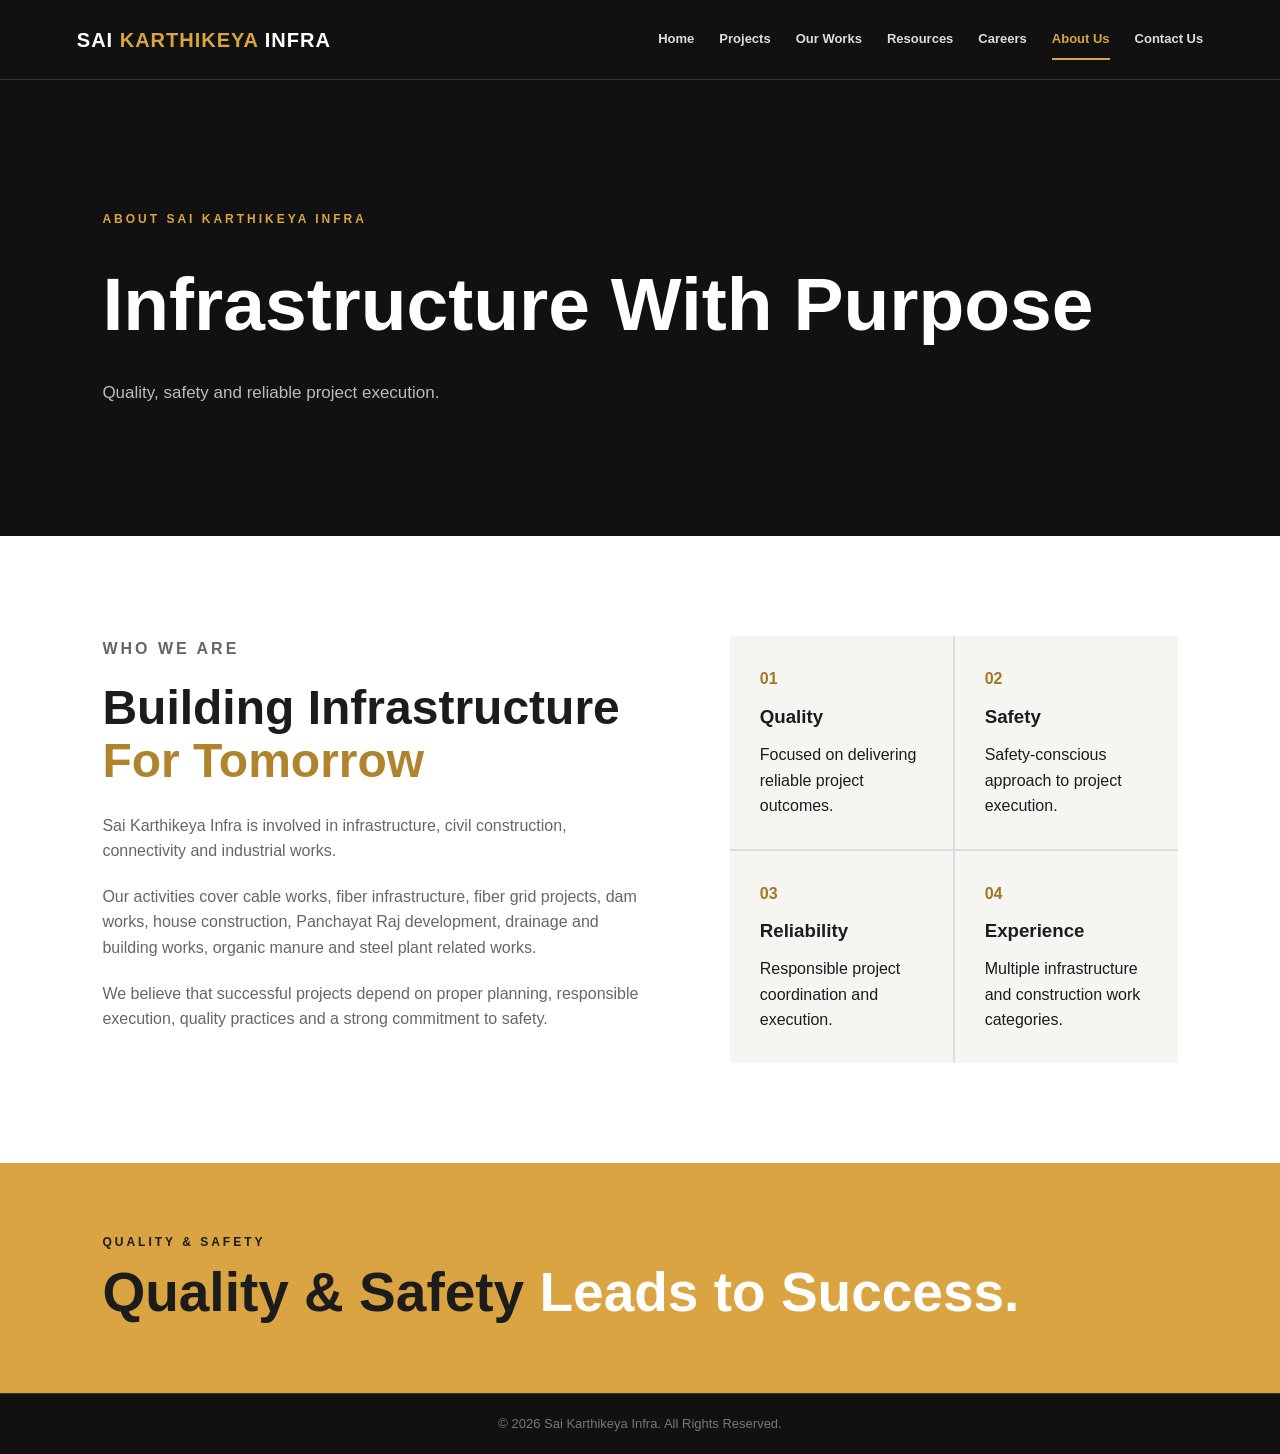
<file: about.html>
<!DOCTYPE html>
<html lang="en">

<head>

    <meta charset="UTF-8">

    <meta name="viewport"
          content="width=device-width, initial-scale=1.0">

    <title>About Us | Sai Karthikeya Infra</title>

    <link rel="stylesheet" href="style.css">

</head>

<body>


<header class="navbar">

    <div class="logo">
        SAI <span>KARTHIKEYA</span> INFRA
    </div>

    <nav>

        <a href="index.html">Home</a>
        <a href="projects.html">Projects</a>
        <a href="works.html">Our Works</a>
        <a href="resources.html">Resources</a>
        <a href="careers.html">Careers</a>

        <a href="about.html" class="active">
            About Us
        </a>

        <a href="contact.html">Contact Us</a>

    </nav>

</header>


<section class="page-hero">

    <p>ABOUT SAI KARTHIKEYA INFRA</p>

    <h1>
        Infrastructure With Purpose
    </h1>

    <p>
        Quality, safety and reliable project execution.
    </p>

</section>


<section class="section about-section">


    <div class="about-content">

        <p class="small-title">
            WHO WE ARE
        </p>

        <h2>
            Building Infrastructure
            <span>For Tomorrow</span>
        </h2>

        <p>
            Sai Karthikeya Infra is involved in
            infrastructure, civil construction,
            connectivity and industrial works.
        </p>

        <p>
            Our activities cover cable works,
            fiber infrastructure, fiber grid projects,
            dam works, house construction, Panchayat
            Raj development, drainage and building
            works, organic manure and steel plant
            related works.
        </p>

        <p>
            We believe that successful projects depend
            on proper planning, responsible execution,
            quality practices and a strong commitment
            to safety.
        </p>

    </div>


    <div class="values">

        <div>

            <span>01</span>

            <h3>Quality</h3>

            <p>
                Focused on delivering reliable
                project outcomes.
            </p>

        </div>


        <div>

            <span>02</span>

            <h3>Safety</h3>

            <p>
                Safety-conscious approach
                to project execution.
            </p>

        </div>


        <div>

            <span>03</span>

            <h3>Reliability</h3>

            <p>
                Responsible project coordination
                and execution.
            </p>

        </div>


        <div>

            <span>04</span>

            <h3>Experience</h3>

            <p>
                Multiple infrastructure
                and construction work categories.
            </p>

        </div>

    </div>

</section>


<section class="cta">

    <div>

        <p>QUALITY & SAFETY</p>

        <h2>
            Quality & Safety
            <span>Leads to Success.</span>
        </h2>

    </div>

</section>


<footer>

    <div class="copyright">

        © 2026 Sai Karthikeya Infra. All Rights Reserved.

    </div>

</footer>


<script src="script.js"></script>

</body>

</html>
</file>
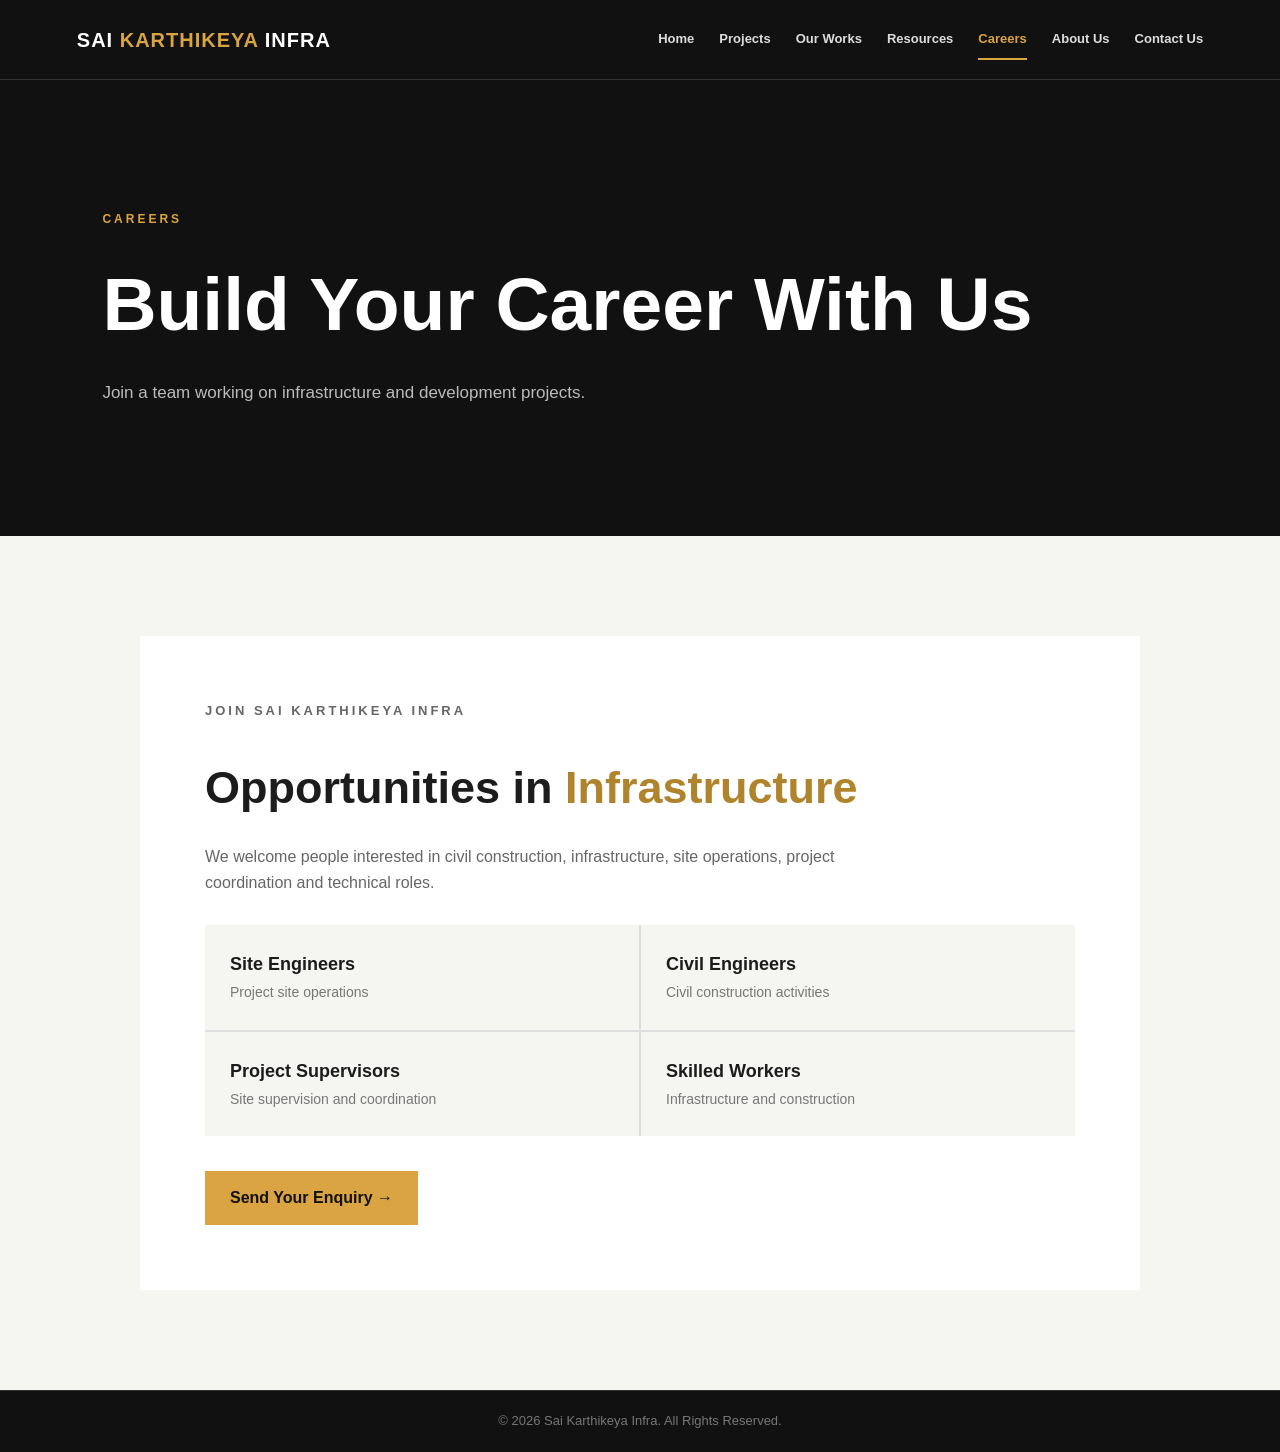
<file: careers.html>
<!DOCTYPE html>
<html lang="en">

<head>

    <meta charset="UTF-8">

    <meta name="viewport"
          content="width=device-width, initial-scale=1.0">

    <title>Careers | Sai Karthikeya Infra</title>

    <link rel="stylesheet" href="style.css">

</head>

<body>


<header class="navbar">

    <div class="logo">
        SAI <span>KARTHIKEYA</span> INFRA
    </div>

    <nav>

        <a href="index.html">Home</a>
        <a href="projects.html">Projects</a>
        <a href="works.html">Our Works</a>
        <a href="resources.html">Resources</a>
        <a href="careers.html" class="active">
            Careers
        </a>
        <a href="about.html">About Us</a>
        <a href="contact.html">Contact Us</a>

    </nav>

</header>


<section class="page-hero">

    <p>CAREERS</p>

    <h1>
        Build Your Career With Us
    </h1>

    <p>
        Join a team working on infrastructure
        and development projects.
    </p>

</section>


<section class="section">

    <div class="career-box">

        <p class="small-title">
            JOIN SAI KARTHIKEYA INFRA
        </p>

        <h2>
            Opportunities in
            <span>Infrastructure</span>
        </h2>

        <p>
            We welcome people interested in civil
            construction, infrastructure, site
            operations, project coordination and
            technical roles.
        </p>


        <div class="career-list">

            <div>
                <strong>Site Engineers</strong>
                <span>Project site operations</span>
            </div>

            <div>
                <strong>Civil Engineers</strong>
                <span>Civil construction activities</span>
            </div>

            <div>
                <strong>Project Supervisors</strong>
                <span>Site supervision and coordination</span>
            </div>

            <div>
                <strong>Skilled Workers</strong>
                <span>Infrastructure and construction</span>
            </div>

        </div>


        <a href="contact.html"
           class="btn">

            Send Your Enquiry →

        </a>

    </div>

</section>


<footer>

    <div class="copyright">

        © 2026 Sai Karthikeya Infra. All Rights Reserved.

    </div>

</footer>


<script src="script.js"></script>

</body>

</html>
</file>
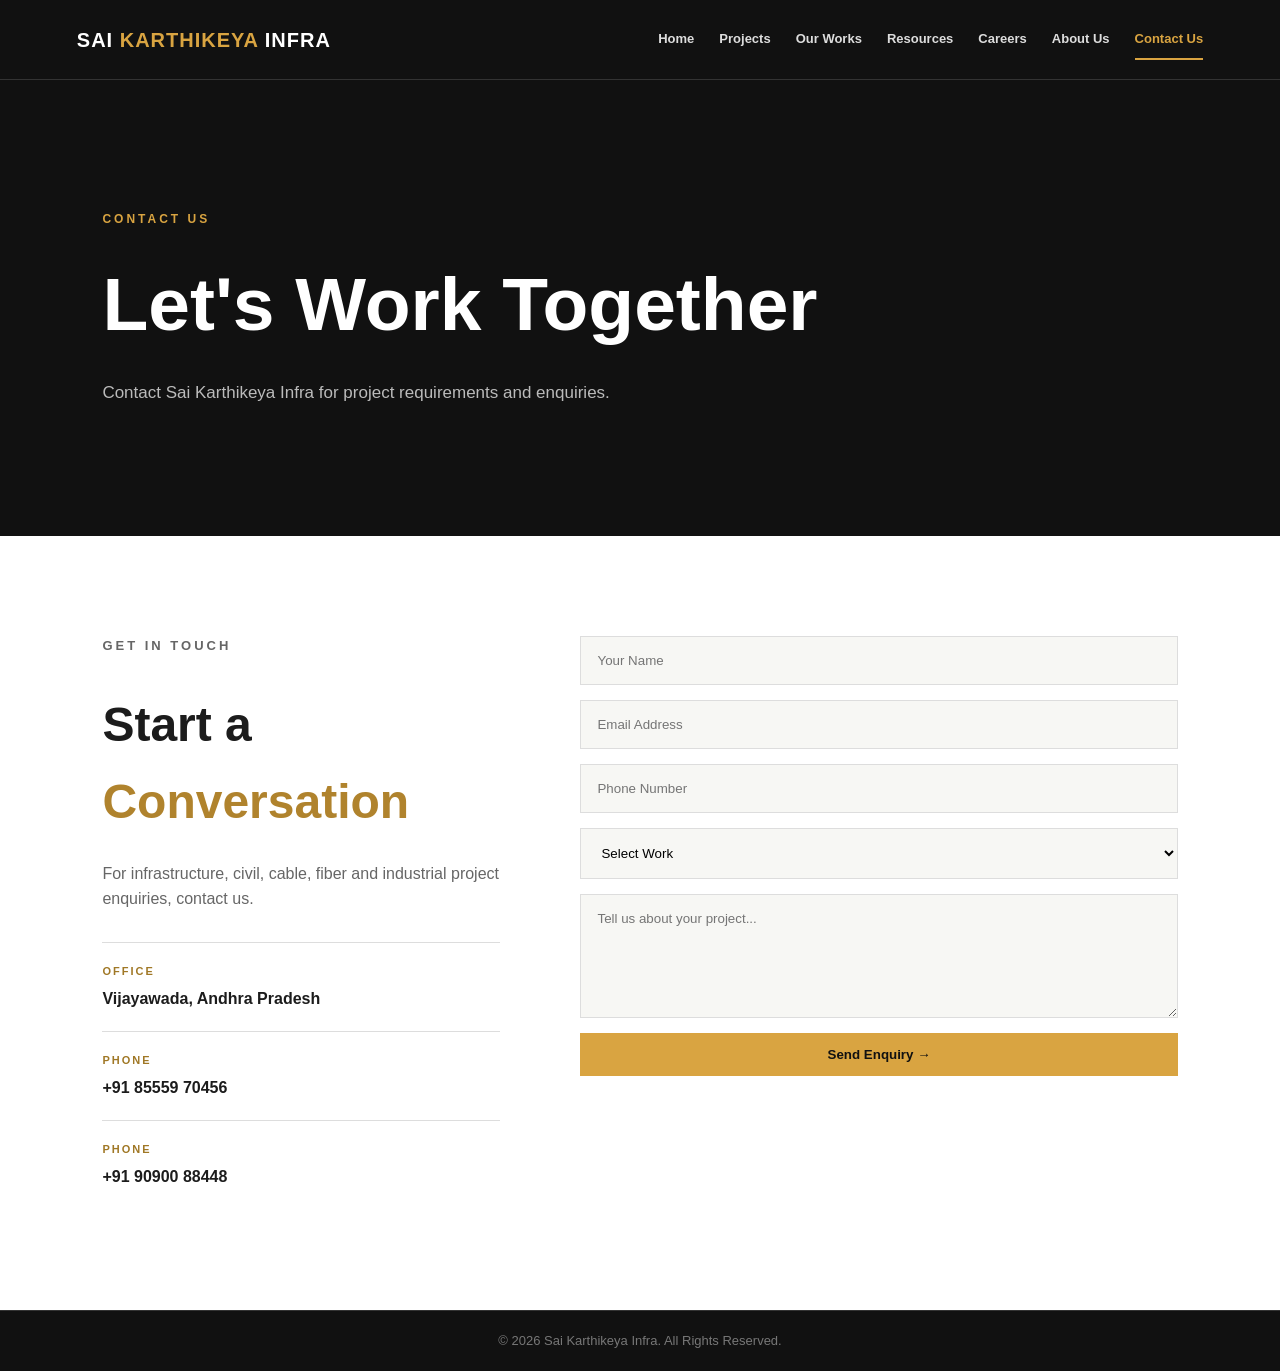
<file: contact.html>
<!DOCTYPE html>
<html lang="en">

<head>

    <meta charset="UTF-8">

    <meta name="viewport"
          content="width=device-width, initial-scale=1.0">

    <title>Contact Us | Sai Karthikeya Infra</title>

    <link rel="stylesheet" href="style.css">

</head>

<body>


<header class="navbar">

    <div class="logo">
        SAI <span>KARTHIKEYA</span> INFRA
    </div>

    <nav>

        <a href="index.html">Home</a>
        <a href="projects.html">Projects</a>
        <a href="works.html">Our Works</a>
        <a href="resources.html">Resources</a>
        <a href="careers.html">Careers</a>
        <a href="about.html">About Us</a>

        <a href="contact.html" class="active">
            Contact Us
        </a>

    </nav>

</header>


<section class="page-hero">

    <p>CONTACT US</p>

    <h1>
        Let's Work Together
    </h1>

    <p>
        Contact Sai Karthikeya Infra
        for project requirements and enquiries.
    </p>

</section>


<section class="section contact-section">


    <div class="contact-info">

        <p class="small-title">
            GET IN TOUCH
        </p>

        <h2>
            Start a <span>Conversation</span>
        </h2>

        <p>
            For infrastructure, civil,
            cable, fiber and industrial
            project enquiries, contact us.
        </p>


        <div class="contact-item">

            <span>OFFICE</span>

            <strong>
                Vijayawada, Andhra Pradesh
            </strong>

        </div>


        <div class="contact-item">

            <span>PHONE</span>

            <strong>
                +91 85559 70456
            </strong>

        </div>


        <div class="contact-item">

            <span>PHONE</span>

            <strong>
                +91 90900 88448
            </strong>

        </div>

    </div>


    <form class="contact-form"
          onsubmit="sendEnquiry(event)">

        <input
            type="text"
            id="name"
            placeholder="Your Name"
            required
        >

        <input
            type="email"
            id="email"
            placeholder="Email Address"
            required
        >

        <input
            type="tel"
            id="phone"
            placeholder="Phone Number"
            required
        >

        <select id="service">

            <option value="">
                Select Work
            </option>

            <option>Cable Works</option>

            <option>Dam Works</option>

            <option>Fiber Works</option>

            <option>Fiber Grid</option>

            <option>Organic Manure</option>

            <option>House Construction</option>

            <option>Panchayat Raj</option>

            <option>Drain & Building Works</option>

            <option>Steel Plant Works</option>

        </select>


        <textarea
            id="message"
            rows="6"
            placeholder="Tell us about your project..."
            required
        ></textarea>


        <button
            type="submit"
            class="btn"
        >
            Send Enquiry →
        </button>

    </form>

</section>


<footer>

    <div class="copyright">

        © 2026 Sai Karthikeya Infra. All Rights Reserved.

    </div>

</footer>


<script src="script.js"></script>

</body>

</html>
</file>
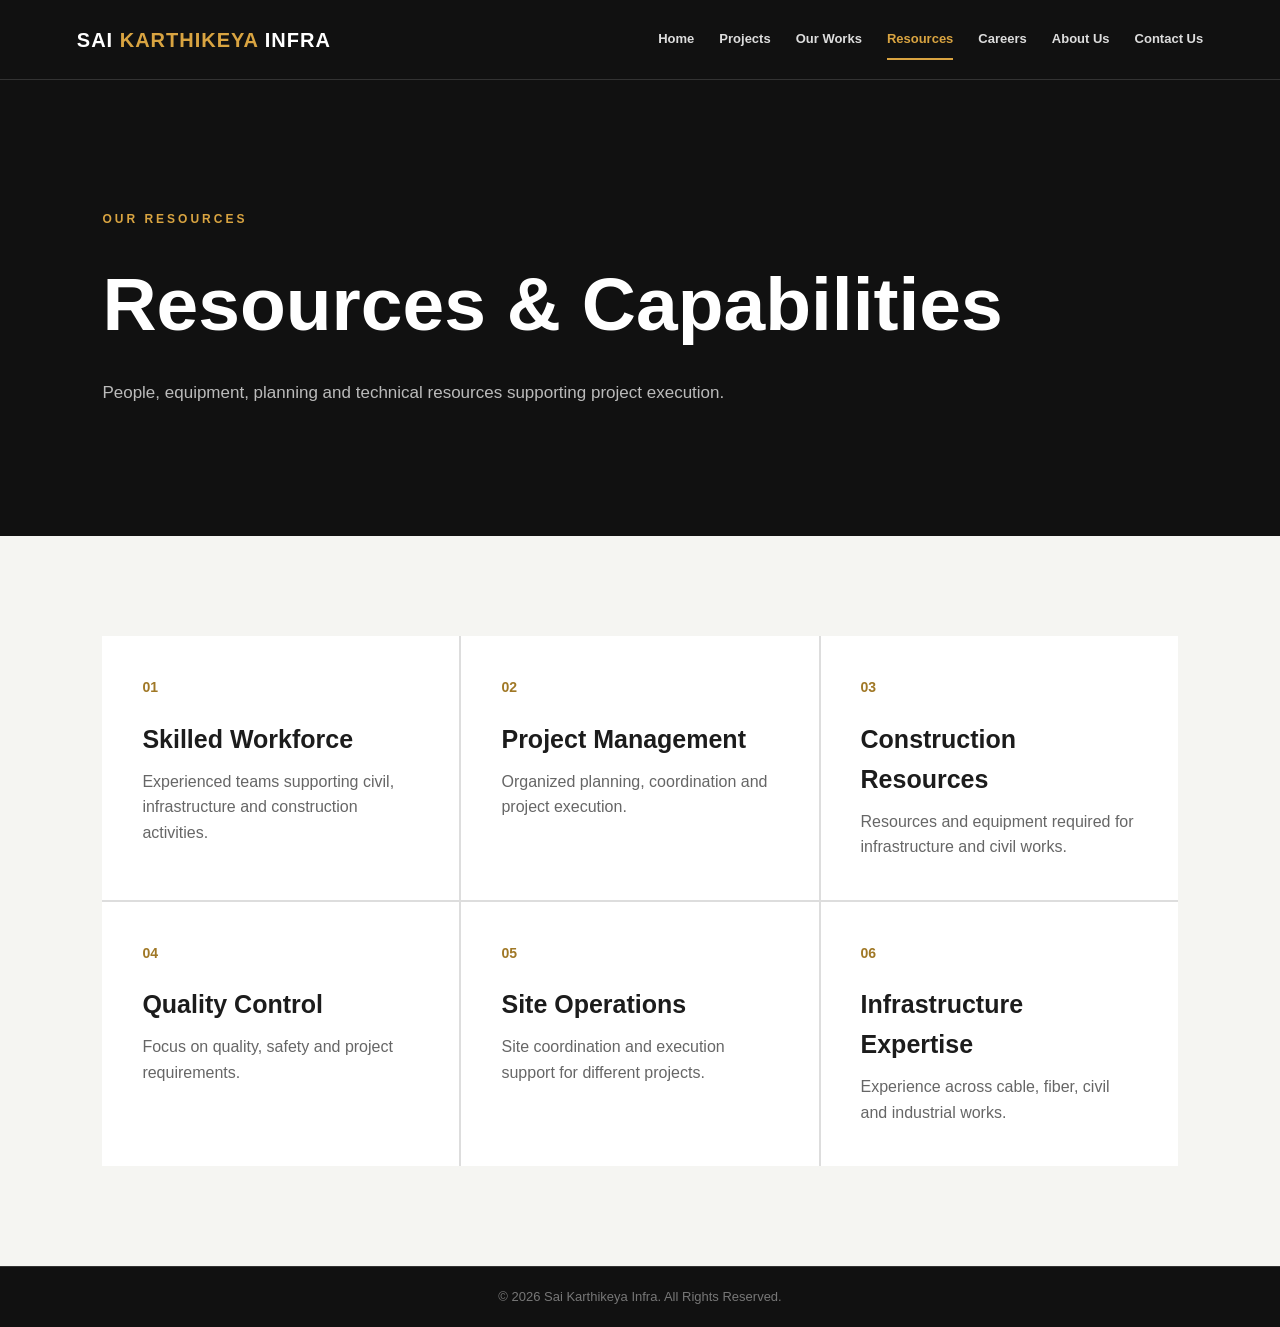
<file: resources.html>
<!DOCTYPE html>
<html lang="en">

<head>

    <meta charset="UTF-8">

    <meta name="viewport"
          content="width=device-width, initial-scale=1.0">

    <title>Resources | Sai Karthikeya Infra</title>

    <link rel="stylesheet" href="style.css">

</head>

<body>


<header class="navbar">

    <div class="logo">
        SAI <span>KARTHIKEYA</span> INFRA
    </div>

    <nav>

        <a href="index.html">Home</a>

        <a href="projects.html">Projects</a>

        <a href="works.html">Our Works</a>

        <a href="resources.html" class="active">
            Resources
        </a>

        <a href="careers.html">Careers</a>

        <a href="about.html">About Us</a>

        <a href="contact.html">Contact Us</a>

    </nav>

</header>


<section class="page-hero">

    <p>OUR RESOURCES</p>

    <h1>
        Resources & Capabilities
    </h1>

    <p>
        People, equipment, planning and technical
        resources supporting project execution.
    </p>

</section>


<section class="section">

    <div class="resource-grid">


        <div class="resource-card">

            <div class="resource-number">
                01
            </div>

            <h2>
                Skilled Workforce
            </h2>

            <p>
                Experienced teams supporting civil,
                infrastructure and construction
                activities.
            </p>

        </div>


        <div class="resource-card">

            <div class="resource-number">
                02
            </div>

            <h2>
                Project Management
            </h2>

            <p>
                Organized planning, coordination
                and project execution.
            </p>

        </div>


        <div class="resource-card">

            <div class="resource-number">
                03
            </div>

            <h2>
                Construction Resources
            </h2>

            <p>
                Resources and equipment required for
                infrastructure and civil works.
            </p>

        </div>


        <div class="resource-card">

            <div class="resource-number">
                04
            </div>

            <h2>
                Quality Control
            </h2>

            <p>
                Focus on quality, safety and
                project requirements.
            </p>

        </div>


        <div class="resource-card">

            <div class="resource-number">
                05
            </div>

            <h2>
                Site Operations
            </h2>

            <p>
                Site coordination and execution
                support for different projects.
            </p>

        </div>


        <div class="resource-card">

            <div class="resource-number">
                06
            </div>

            <h2>
                Infrastructure Expertise
            </h2>

            <p>
                Experience across cable, fiber,
                civil and industrial works.
            </p>

        </div>


    </div>

</section>


<footer>

    <div class="copyright">

        © 2026 Sai Karthikeya Infra. All Rights Reserved.

    </div>

</footer>


<script src="script.js"></script>

</body>

</html>
</file>
<file: style.css>
/* =====================================================
   SAI KARTHIKEYA INFRA
   MAIN WEBSITE CSS
===================================================== */


/* ================= RESET ================= */

* {
    margin: 0;
    padding: 0;
    box-sizing: border-box;
}


html {
    scroll-behavior: smooth;
}


body {
    font-family: Arial, Helvetica, sans-serif;
    background: #f5f5f2;
    color: #1c1c1c;
    line-height: 1.6;
}


a {
    text-decoration: none;
    color: inherit;
}


img {
    width: 100%;
    display: block;
}


button,
input,
textarea,
select {
    font-family: inherit;
}


/* ================= NAVBAR ================= */

.navbar {
    height: 80px;

    display: flex;
    align-items: center;
    justify-content: space-between;

    padding: 0 6%;

    background: #111;

    color: white;

    position: sticky;
    top: 0;

    z-index: 1000;

    border-bottom: 1px solid #333;
}


.logo {
    font-size: 20px;
    font-weight: 800;
    letter-spacing: 1px;
}


.logo span {
    color: #d9a441;
}


nav {
    display: flex;
    align-items: center;
    gap: 25px;
}


nav a {
    color: #ddd;
    font-size: 13px;
    font-weight: 600;

    transition: 0.3s;

    position: relative;
}


nav a:hover,
nav a.active {
    color: #d9a441;
}


nav a.active::after {
    content: "";

    position: absolute;

    left: 0;
    bottom: -10px;

    width: 100%;
    height: 2px;

    background: #d9a441;
}


/* ================= HERO ================= */

.hero {

    min-height: 680px;

    display: flex;
    align-items: center;

    padding: 80px 8%;

    background:
        linear-gradient(
            90deg,
            rgba(0,0,0,0.92),
            rgba(0,0,0,0.62),
            rgba(0,0,0,0.25)
        ),
        url("https://tubepipeindia.com/wp-content/uploads/2025/01/Kalinganagar-Tata-steel.jpg")
        center / cover;

    color: white;
}


.hero-content {
    max-width: 760px;
}


.small-title {
    color: #d9a441;

    font-size: 13px;

    font-weight: 800;

    letter-spacing: 3px;

    margin-bottom: 18px;
}


.hero h1 {
    font-size: clamp(42px, 6vw, 80px);

    line-height: 1.05;

    margin-bottom: 25px;
}


.hero h1 span {
    color: #d9a441;
}


.hero p {
    max-width: 650px;

    color: #ddd;

    font-size: 17px;
}


.hero-buttons {
    display: flex;

    gap: 15px;

    margin-top: 35px;
}


/* ================= BUTTON ================= */

.btn {
    display: inline-flex;

    align-items: center;
    justify-content: center;

    padding: 14px 25px;

    background: #d9a441;

    color: #111;

    font-weight: 800;

    border: none;

    cursor: pointer;

    transition: 0.3s;
}


.btn:hover {
    background: white;

    transform: translateY(-3px);
}


.btn-outline {
    background: transparent;

    border: 1px solid white;

    color: white;
}


.btn-outline:hover {
    background: white;

    color: #111;
}


/* ================= SECTIONS ================= */

.section {
    padding: 100px 8%;
}


.section-heading {
    max-width: 750px;

    margin-bottom: 55px;
}


.section-heading.center {
    text-align: center;

    margin-left: auto;
    margin-right: auto;
}


.section-heading p {
    color: #a07826;

    font-size: 12px;

    font-weight: 800;

    letter-spacing: 3px;

    margin-bottom: 10px;
}


.section-heading h2 {
    font-size: clamp(32px, 5vw, 55px);

    line-height: 1.1;
}


.section-heading h2 span,
h2 span {
    color: #b0832d;
}


/* ================= INTRO ================= */

.intro {
    background: white;
}


.intro-grid {
    display: grid;

    grid-template-columns: 1fr 1fr;

    gap: 80px;

    align-items: center;
}


.intro-text p {
    font-size: 18px;

    margin-bottom: 20px;

    color: #555;
}


.text-link {
    display: inline-block;

    margin-top: 20px;

    color: #9a7023;

    font-weight: 800;
}


.stats {
    display: grid;

    grid-template-columns: 1fr 1fr;

    gap: 2px;

    background: #ddd;
}


.stat-box {
    background: #f5f5f2;

    padding: 35px;
}


.stat-box h3 {
    font-size: 42px;

    color: #a07826;
}


.stat-box p {
    color: #555;
}


/* ================= WORK GRID ================= */

.works-preview {
    background: #f5f5f2;
}


.work-grid {
    display: grid;

    grid-template-columns:
        repeat(3, 1fr);

    gap: 22px;
}


.work-card {
    background: #111;

    color: white;

    overflow: hidden;

    position: relative;

    min-height: 430px;

    transition: 0.4s;
}


.work-card:hover {
    transform: translateY(-8px);
}


.work-card img {
    height: 260px;

    object-fit: cover;

    transition: 0.5s;
}


.work-card:hover img {
    transform: scale(1.07);
}


.work-content {
    padding: 25px;

    position: relative;
}


.work-content span {
    color: #d9a441;

    font-size: 13px;

    font-weight: 800;
}


.work-content h3 {
    font-size: 24px;

    margin: 8px 0;
}


.work-content p {
    color: #bbb;

    font-size: 14px;

    margin-bottom: 15px;
}


.work-content strong {
    color: #d9a441;

    font-size: 13px;
}


.center-button {
    text-align: center;

    margin-top: 45px;
}


/* ================= PAGE HERO ================= */

.page-hero {
    padding: 130px 8%;

    background: #111;

    color: white;
}


.page-hero p:first-child {
    color: #d9a441;

    font-size: 12px;

    font-weight: 800;

    letter-spacing: 3px;
}


.page-hero h1 {
    font-size: clamp(45px, 6vw, 75px);

    margin: 15px 0;
}


.page-hero p:last-child {
    color: #bbb;

    max-width: 650px;

    font-size: 17px;
}


/* ================= PROJECTS ================= */

.project-list {
    display: flex;

    flex-direction: column;

    gap: 25px;
}


.project-row {
    display: grid;

    grid-template-columns: 380px 1fr;

    background: white;

    min-height: 280px;

    overflow: hidden;

    transition: 0.3s;
}


.project-row:hover {
    transform: translateX(8px);
}


.project-row img {
    height: 100%;

    min-height: 280px;

    object-fit: cover;
}


.project-row > div {
    padding: 45px;
}


.project-row span {
    color: #a07826;

    font-weight: 800;
}


.project-row h2 {
    font-size: 32px;

    margin: 10px 0;
}


.project-row p {
    color: #666;

    max-width: 650px;

    margin-bottom: 20px;
}


.project-row strong {
    color: #a07826;
}


/* ================= RESOURCES ================= */

.resource-grid {
    display: grid;

    grid-template-columns:
        repeat(3, 1fr);

    gap: 2px;

    background: #ddd;
}


.resource-card {
    background: white;

    padding: 40px;

    min-height: 250px;
}


.resource-number {
    color: #a07826;

    font-size: 14px;

    font-weight: 800;
}


.resource-card h2 {
    margin: 20px 0 10px;

    font-size: 25px;
}


.resource-card p {
    color: #666;
}


/* ================= CAREERS ================= */

.career-box {
    max-width: 1000px;

    margin: auto;

    background: white;

    padding: 65px;
}


.career-box h2 {
    font-size: 45px;

    margin-bottom: 20px;
}


.career-box > p {
    color: #666;

    max-width: 700px;

    margin-bottom: 30px;
}


.career-list {
    display: grid;

    grid-template-columns: 1fr 1fr;

    gap: 2px;

    background: #ddd;

    margin-bottom: 35px;
}


.career-list div {
    padding: 25px;

    background: #f5f5f2;
}


.career-list strong {
    display: block;

    font-size: 18px;
}


.career-list span {
    color: #777;

    font-size: 14px;
}


/* ================= ABOUT ================= */

.about-section {
    display: grid;

    grid-template-columns: 1.1fr 0.9fr;

    gap: 80px;

    background: white;
}


.about-content h2 {
    font-size: 48px;

    line-height: 1.1;

    margin-bottom: 25px;
}


.about-content p {
    color: #666;

    margin-bottom: 20px;

    font-size: 16px;
}


.values {
    display: grid;

    grid-template-columns: 1fr 1fr;

    gap: 2px;

    background: #ddd;
}


.values > div {
    padding: 30px;

    background: #f5f5f2;
}


.values span {
    color: #a07826;

    font-weight: 800;
}


.values h3 {
    margin: 10px 0;
}


/* ================= DETAILS ================= */

.details-section {
    background: #111;

    color: white;

    padding: 100px 8%;
}


.details-container {
    max-width: 1300px;

    margin: auto;

    display: grid;

    grid-template-columns: 1.2fr 0.8fr;

    gap: 70px;

    align-items: center;
}


.details-image {
    overflow: hidden;

    background: #222;
}


.details-image img {
    width: 100%;

    min-height: 550px;

    object-fit: cover;
}


.details-content > p:first-child {
    color: #d9a441;

    font-size: 12px;

    font-weight: 800;

    letter-spacing: 3px;
}


.details-content h1 {
    font-size: clamp(42px, 6vw, 70px);

    line-height: 1.05;

    margin: 20px 0;
}


.details-content > p {
    color: #ccc;

    font-size: 17px;
}


.details-info {
    display: grid;

    grid-template-columns: 1fr 1fr 1fr;

    gap: 1px;

    background: #444;

    margin: 35px 0;
}


.details-info div {
    padding: 18px;

    background: #1a1a1a;
}


.details-info span {
    display: block;

    color: #999;

    font-size: 10px;

    letter-spacing: 1px;

    margin-bottom: 5px;
}


.details-info strong {
    font-size: 13px;
}


/* ================= DETAIL TEXT ================= */

.detail-text {
    background: white;
}


.detail-description {
    max-width: 900px;
}


.detail-description p {
    color: #555;

    font-size: 17px;

    margin-bottom: 20px;
}


/* ================= CONTACT ================= */

.contact-section {
    display: grid;

    grid-template-columns: 0.8fr 1.2fr;

    gap: 80px;

    background: white;
}


.contact-info h2 {
    font-size: 48px;

    margin-bottom: 20px;
}


.contact-info > p {
    color: #666;

    margin-bottom: 30px;
}


.contact-item {
    border-top: 1px solid #ddd;

    padding: 20px 0;
}


.contact-item span {
    display: block;

    color: #a07826;

    font-size: 11px;

    font-weight: 800;

    letter-spacing: 2px;
}


.contact-item strong {
    display: block;

    margin-top: 5px;
}


.contact-form {
    display: flex;

    flex-direction: column;

    gap: 15px;
}


.contact-form input,
.contact-form select,
.contact-form textarea {
    width: 100%;

    padding: 16px;

    border: 1px solid #ddd;

    background: #f7f7f4;

    outline: none;
}


.contact-form input:focus,
.contact-form select:focus,
.contact-form textarea:focus {
    border-color: #a07826;
}


.contact-form textarea {
    resize: vertical;
}


/* ================= CTA ================= */

.cta {
    background: #d9a441;

    padding: 70px 8%;

    display: flex;

    align-items: center;

    justify-content: space-between;

    gap: 30px;
}


.cta p {
    font-size: 12px;

    font-weight: 900;

    letter-spacing: 3px;
}


.cta h2 {
    font-size: clamp(32px, 5vw, 55px);

    line-height: 1.1;

    margin-top: 10px;
}


.cta h2 span {
    color: white;
}


.cta .btn {
    background: #111;

    color: white;

    white-space: nowrap;
}


/* ================= FOOTER ================= */

footer {
    background: #111;

    color: white;
}


.footer-grid {
    padding: 70px 8%;

    display: grid;

    grid-template-columns:
        2fr 1fr 1fr;

    gap: 50px;
}


.footer-grid h2 {
    font-size: 20px;

    margin-bottom: 15px;
}


.footer-grid h3 {
    color: #d9a441;

    margin-bottom: 15px;
}


.footer-grid p {
    color: #aaa;

    margin-bottom: 8px;
}


.footer-grid a {
    display: block;

    color: #aaa;

    margin-bottom: 8px;
}


.footer-grid a:hover {
    color: #d9a441;
}


.copyright {
    border-top: 1px solid #333;

    padding: 20px 8%;

    color: #777;

    text-align: center;

    font-size: 13px;
}


/* ================= RESPONSIVE ================= */

@media (max-width: 1000px) {

    .navbar {
        height: auto;

        padding: 20px;

        flex-direction: column;

        gap: 20px;
    }


    nav {
        flex-wrap: wrap;

        justify-content: center;

        gap: 15px;
    }


    .work-grid {
        grid-template-columns: 1fr 1fr;
    }


    .resource-grid {
        grid-template-columns: 1fr 1fr;
    }


    .intro-grid,
    .about-section,
    .contact-section,
    .details-container {
        grid-template-columns: 1fr;
    }


    .details-image img {
        min-height: 400px;
    }


    .project-row {
        grid-template-columns: 1fr;
    }


    .project-row img {
        height: 300px;
    }

}


@media (max-width: 650px) {

    .section {
        padding: 70px 5%;
    }


    .hero {
        padding: 70px 5%;

        min-height: 600px;
    }


    .hero h1 {
        font-size: 43px;
    }


    .work-grid,
    .resource-grid,
    .career-list,
    .values {
        grid-template-columns: 1fr;
    }


    .stats {
        grid-template-columns: 1fr;
    }


    .career-box {
        padding: 35px 25px;
    }


    .career-box h2 {
        font-size: 35px;
    }


    .about-content h2,
    .contact-info h2 {
        font-size: 38px;
    }


    .details-section {
        padding: 70px 5%;
    }


    .details-image img {
        min-height: 300px;
    }


    .details-info {
        grid-template-columns: 1fr;
    }


    .cta {
        flex-direction: column;

        align-items: flex-start;
    }


    .footer-grid {
        grid-template-columns: 1fr;

        padding: 50px 5%;
    }

}
</file>
